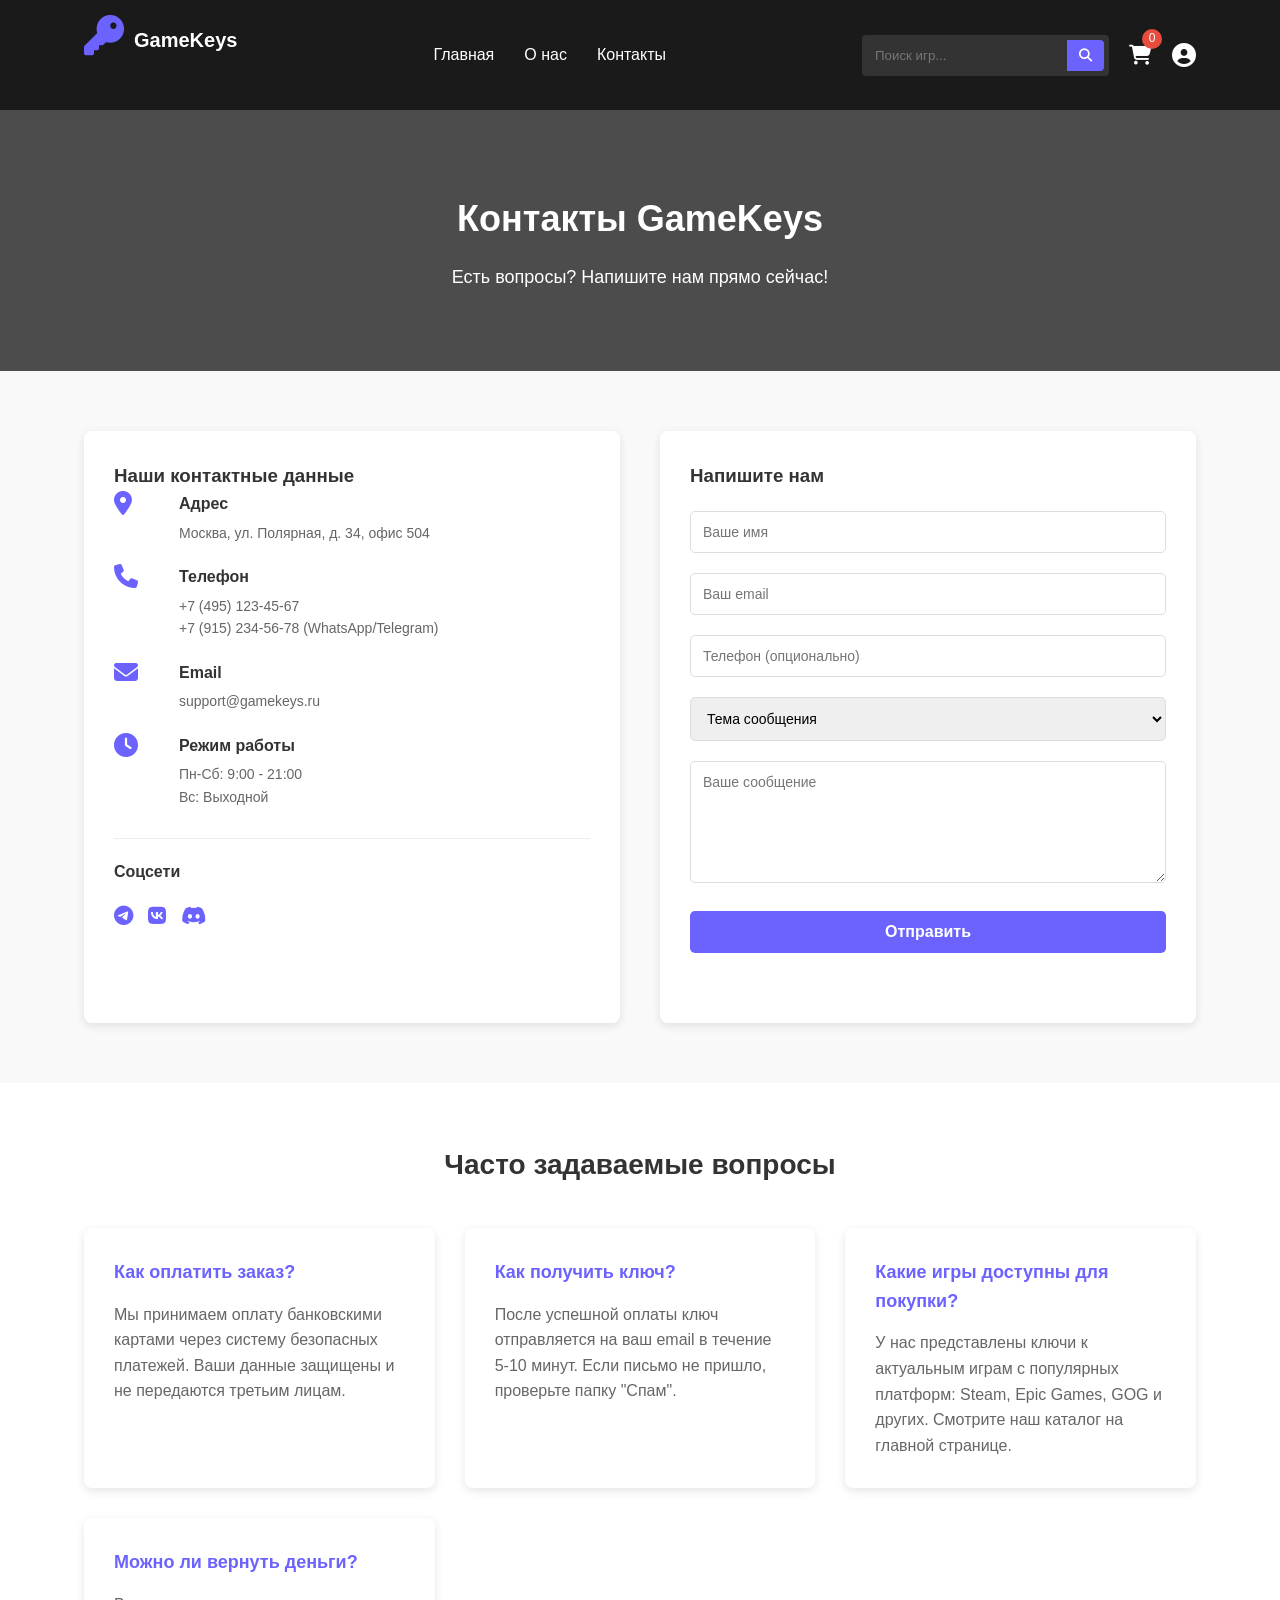
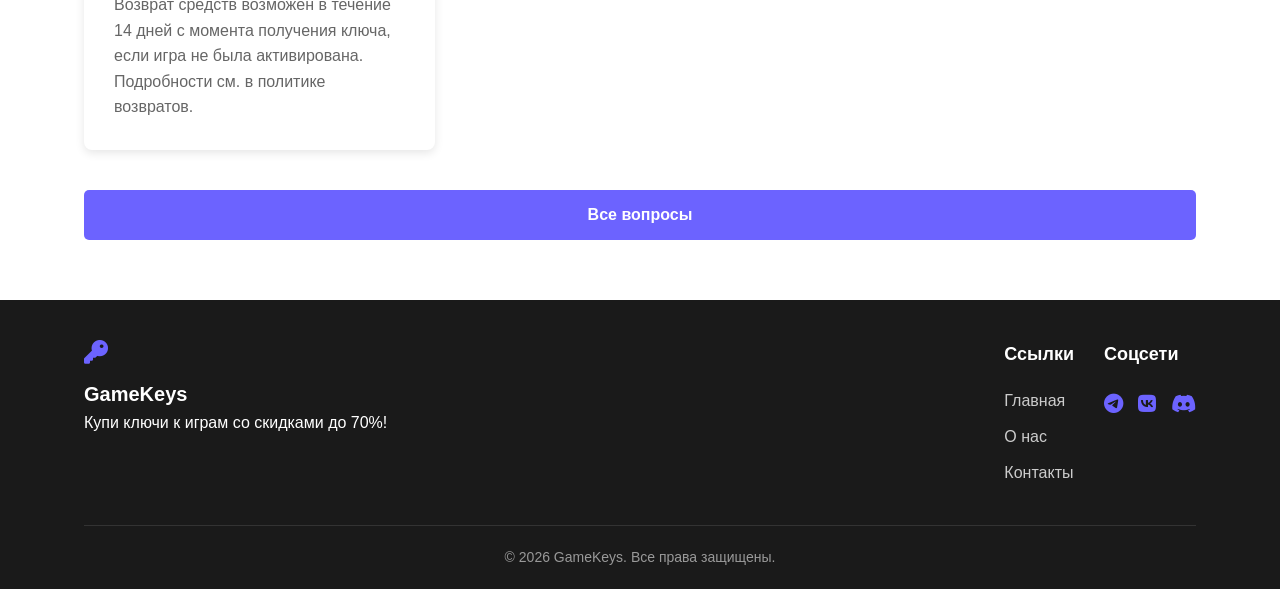
<file: Contacts.html>
<!DOCTYPE html>
<html lang="ru">
<head>
    <meta charset="UTF-8">
    <meta name="viewport" content="width=device-width, initial-scale=1.0">
    <title>GameKeys - Контакты</title>
    <link rel="stylesheet" href="Style.css">
    <link rel="stylesheet" href="https://cdnjs.cloudflare.com/ajax/libs/font-awesome/6.4.0/css/all.min.css">
</head>
<body>
    <header>
        <div class="container">
            <div class="logo">
                <i class="fas fa-key"></i>
                <h1>GameKeys</h1>
            </div>
            <nav>
                <ul>
                    <li><a href="Index.html">Главная</a></li>
                    <li><a href="About.html">О нас</a></li>
                    <li><a href="Contacts.html">Контакты</a></li>
                </ul>
            </nav>
            <div class="header-buttons">
                <div class="search-bar">
                    <input
                        type="text"
                        id="searchInput"
                        placeholder="Поиск игр..."
                        onkeyup="filterGames()"
                    >
                    <button id="searchButton"><i class="fas fa-search"></i></button>
                </div>
                <div class="cart-icon" id="cartIcon">
                    <i class="fas fa-shopping-cart"></i>
                    <span class="cart-count" id="cartCount">0</span>
                </div>
                <div class="profile-icon" id="profileIcon">
                    <i class="fas fa-user-circle"></i>
                    <div class="profile-menu" id="profileMenu">
                        <a href="#" class="profile-link" id="logoutLink">Выйти</a>
                    </div>
                </div>
            </div>            
        </div>
    </header>

    <section class="contacts-banner">
        <div class="container">
            <h2>Контакты GameKeys</h2>
            <p>Есть вопросы? Напишите нам прямо сейчас!</p>
        </div>
    </section>

    <section class="contacts-content">
        <div class="container">
            <div class="contacts-grid">
                <!-- Контактная информация -->
                <div class="contact-info">
                    <h3>Наши контактные данные</h3>
                    <div class="contact-item">
                        <i class="fas fa-map-marker-alt"></i>
                        <div>
                            <h4>Адрес</h4>
                            <p>Москва, ул. Полярная, д. 34, офис 504</p>
                        </div>
                    </div>
                    <div class="contact-item">
                        <i class="fas fa-phone"></i>
                        <div>
                            <h4>Телефон</h4>
                            <p>+7 (495) 123-45-67</p>
                            <p>+7 (915) 234-56-78 (WhatsApp/Telegram)</p>
                        </div>
                    </div>
                    <div class="contact-item">
                        <i class="fas fa-envelope"></i>
                        <div>
                            <h4>Email</h4>
                            <p>support@gamekeys.ru</p>
                        </div>
                    </div>
                    <div class="contact-item">
                        <i class="fas fa-clock"></i>
                        <div>
                            <h4>Режим работы</h4>
                            <p>Пн-Сб: 9:00 - 21:00</p>
                            <p>Вс: Выходной</p>
                        </div>
                    </div>
                    <div class="social-links">
                        <h4>Соцсети</h4>
                        <div class="social-icons">
                            <a href="#"><i class="fab fa-telegram"></i></a>
                            <a href="#"><i class="fab fa-vk"></i></a>
                            <a href="#"><i class="fab fa-discord"></i></a>
                        </div>
                    </div>
                </div>

                <!-- Форма обратной связи -->
                <div class="contact-form">
                    <h3>Напишите нам</h3>
                    <form id="contactForm">
                        <div class="form-group">
                            <input type="text" id="name" placeholder="Ваше имя" required>
                        </div>
                        <div class="form-group">
                            <input type="email" id="email" placeholder="Ваш email" required>
                        </div>
                        <div class="form-group">
                            <input type="tel" id="phone" placeholder="Телефон (опционально)">
                        </div>
                        <div class="form-group">
                            <select id="subject" required>
                                <option value="">Тема сообщения</option>
                                <option value="заказ">Вопрос по заказу</option>
                                <option value="техническая">Техническая поддержка</option>
                                <option value="обратная-связь">Обратная связь</option>
                                <option value="другое">Другое</option>
                            </select>
                        </div>
                        <div class="form-group">
                            <textarea id="message" placeholder="Ваше сообщение" rows="6" required></textarea>
                        </div>
                        <button type="submit" class="btn">Отправить</button>
                        <div id="formStatus" class="form-status"></div>
                    </form>
                </div>
            </div>
        </div>
    </section>

    <section class="faq-section">
        <div class="container">
            <h2>Часто задаваемые вопросы</h2>
            <div class="faq-grid">
                <div class="faq-item">
                    <h4>Как оплатить заказ?</h4>
                    <p>Мы принимаем оплату банковскими картами через систему безопасных платежей. Ваши данные защищены и не передаются третьим лицам.</p>
                </div>
                <div class="faq-item">
                    <h4>Как получить ключ?</h4>
                    <p>После успешной оплаты ключ отправляется на ваш email в течение 5-10 минут. Если письмо не пришло, проверьте папку "Спам".</p>
                </div>
                <div class="faq-item">
                    <h4>Какие игры доступны для покупки?</h4>
                    <p>У нас представлены ключи к актуальным играм с популярных платформ: Steam, Epic Games, GOG и других. Смотрите наш каталог на главной странице.</p>
                </div>
                <div class="faq-item">
                    <h4>Можно ли вернуть деньги?</h4>
                    <p>Возврат средств возможен в течение 14 дней с момента получения ключа, если игра не была активирована. Подробности см. в политике возвратов.</p>
                </div>
            </div>
            <a href="#" class="btn show-all-faq">Все вопросы</a>
        </div>
    </section>

    <footer>
        <div class="container">
            <div class="footer-content">
                <div class="footer-logo">
                    <i class="fas fa-key"></i>
                    <h3>GameKeys</h3>
                    <p>Купи ключи к играм со скидками до 70%!</p>
                </div>
                <div class="footer-links">
                    <h4>Ссылки</h4>
                    <ul>
                        <li><a href="Index.html">Главная</a></li>
                        <li><a href="About.html">О нас</a></li>
                        <li><a href="Contacts.html">Контакты</a></li>
                    </ul>
                </div>
                <div class="social">
                    <h4>Соцсети</h4>
                    <ul>
                        <li><a href="#"><i class="fab fa-telegram"></i></a></li>
                        <li><a href="#"><i class="fab fa-vk"></i></a></li>
                        <li><a href="#"><i class="fab fa-discord"></i></a></li>
                    </ul>
                </div>
            </div>
            <p class="copyright">&copy; 2026 GameKeys. Все права защищены.</p>
        </div>
    </footer>

    <script>
        document.addEventListener('DOMContentLoaded', function() {
            // Проверка авторизации
            const currentUser = localStorage.getItem('currentUser');
            if (currentUser) {
                const user = JSON.parse(currentUser);
                document.getElementById('userName').textContent = `Привет, ${user.name}!`;
                document.querySelector('.user-info').classList.add('signed-in');
            }

            // Форма обратной связи
            const contactForm = document.getElementById('contactForm');
            if (contactForm) {
                contactForm.addEventListener('submit', function(e) {
                    e.preventDefault();
                    const formStatus = document.getElementById('formStatus');

                    // Валидация
                    const name = document.getElementById('name').value.trim();
                    const email = document.getElementById('email').value.trim();
                    const message = document.getElementById('message').value.trim();

                    if (!name || !email || !message) {
                        formStatus.innerHTML = '<p class="error">Пожалуйста, заполните все обязательные поля!</p>';
                        return;
                    }

                    // Здесь должен быть реальный запрос на сервер (или симуляция)
                    // В реальном проекте использовали бы fetch/axios для отправки данных
                    formStatus.innerHTML = '<p class="success">Спасибо! Ваше сообщение успешно отправлено.</p>';

                    // Очистка формы
                    contactForm.reset();

                    // Симуляция отправки (в реальном проекте убираем setTimeout)
                    setTimeout(() => {
                        formStatus.innerHTML = '';
                    }, 5000);
                });
            }

            // Выход из аккаунта
            const logoutBtn = document.getElementById('logoutBtn');
            if (logoutBtn) {
                logoutBtn.addEventListener('click', function() {
                    localStorage.removeItem('currentUser');
                    document.querySelector('.user-info').classList.remove('signed-in');
                    document.getElementById('userName').textContent = '';
                    alert('Вы вышли из аккаунта!');
                    window.location.href = 'Index.html';
                });
            }

            // Показать все вопросы (минималистичная реализация)
            const showAllFaq = document.querySelector('.show-all-faq');
            if (showAllFaq) {
                showAllFaq.addEventListener('click', function(e) {
                    e.preventDefault();
                    alert('Список всех вопросов будет добавлен в будущем обновлении!');
                });
            }
        });
    </script>
</body>
</html>
</file>
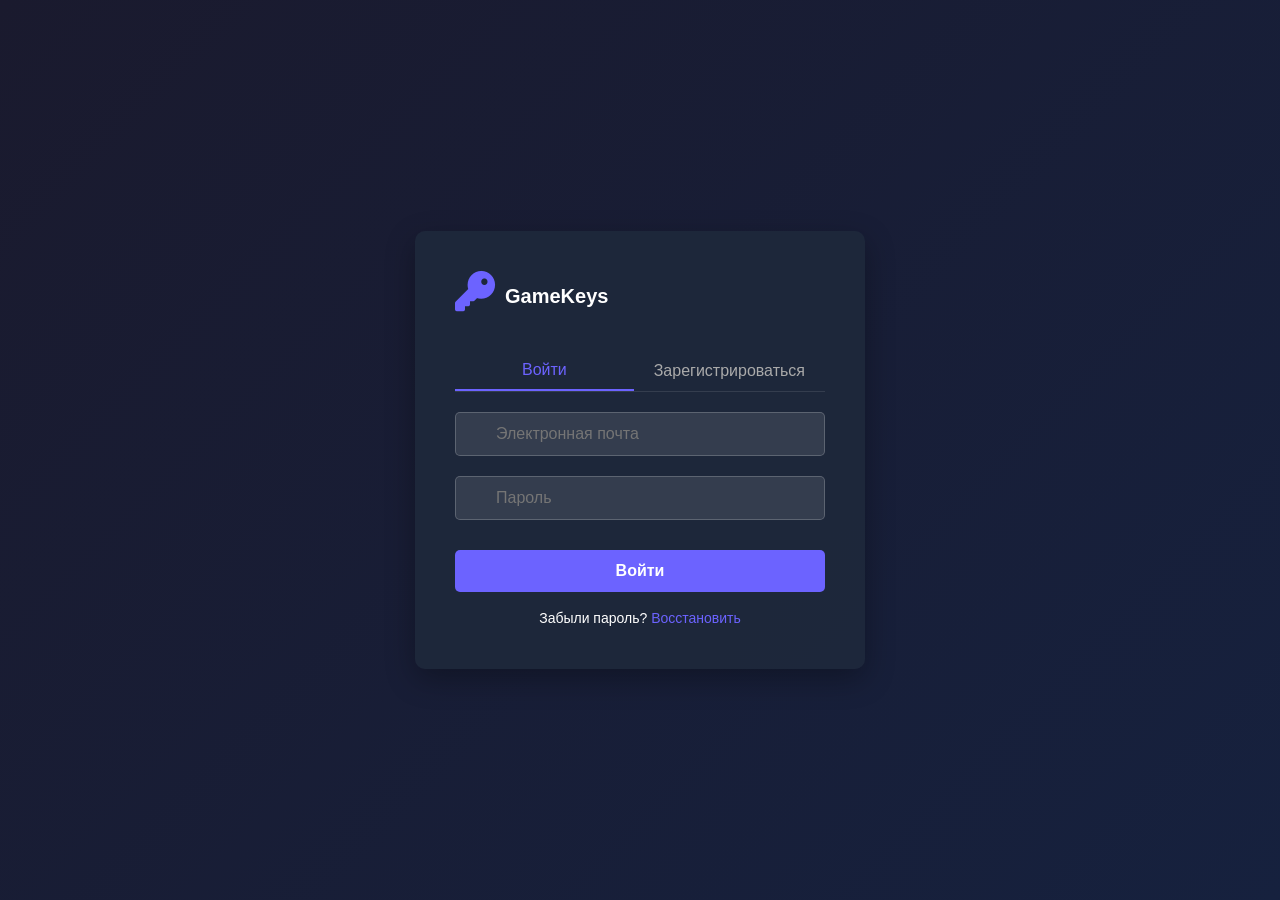
<file: Reg.html>
<!DOCTYPE html>
<html lang="ru">
<head>
    <meta charset="UTF-8">
    <meta name="viewport" content="width=device-width, initial-scale=1.0">
    <title>GameKeys - Авторизация</title>
    <link rel="stylesheet" href="Style.css">
    <link rel="stylesheet" href="https://cdnjs.cloudflare.com/ajax/libs/font-awesome/6.4.0/css/all.min.css">
</head>
<body>
    <div class="login-container">
        <div class="login-box">
            <div class="logo">
                <i class="fas fa-key"></i>
                <h1>GameKeys</h1>
            </div>

            <div class="tabs">
                <button class="tab-btn active" data-tab="login">Войти</button>
                <button class="tab-btn" data-tab="register">Зарегистрироваться</button>
            </div>

            <!-- Форма входа -->
            <div class="tab-content active" id="loginTab">
                <form id="loginForm">
                    <div class="input-group">
                        <input type="email" id="loginEmail" placeholder="Электронная почта" required>
                    </div>
                    <div class="input-group">
                        <input type="password" id="loginPassword" placeholder="Пароль" required>
                    </div>
                    <button type="submit" class="btn login-btn">Войти</button>
                </form>
                <p class="forgot-password">Забыли пароль? <a href="#">Восстановить</a></p>
            </div>

            <!-- Форма регистрации -->
            <div class="tab-content" id="registerTab">
                <form id="registerForm">
                    <div class="input-group">
                        <input type="text" id="registerName" placeholder="Имя" required>
                    </div>
                    <div class="input-group">
                        <input type="email" id="registerEmail" placeholder="Электронная почта" required>
                    </div>
                    <div class="input-group">
                        <input type="password" id="registerPassword" placeholder="Пароль" required>
                        <i class="fas fa-eye-slash toggle-password" id="togglePassword"></i>
                    </div>
                    <div class="input-group">
                        <input type="password" id="registerConfirmPassword" placeholder="Подтвердите пароль" required>
                    </div>
                    <button type="submit" class="btn register-btn">Зарегистрироваться</button>
                </form>
            </div>
        </div>
    </div>

    <script src="Script_Reg.js"></script>
</body>
</html>
</file>
<file: Style.css>
/* Сброс стилей */
* {
    margin: 0;
    padding: 0;
    box-sizing: border-box;
    font-family: 'Segoe UI', Tahoma, Geneva, Verdana, sans-serif;
}

body {
    line-height: 1.6;
    color: #333;
}

/* Контейнер */
.container {
    width: 90%;
    max-width: 1200px;
    margin: 0 auto;
    padding: 0 20px;
}

/* Заголовок */
header {
    background: #1a1a1a;
    color: white;
    padding: 15px 0;
    position: sticky;
    top: 0;
    z-index: 100;
}

header .container {
    display: flex;
    justify-content: space-between;
    align-items: center;
}

.logo {
    display: flex;
    align-items: center;
    gap: 10px;
}

.logo i {
    font-size: 24px;
    color: #6C63FF; /* Синий цвет для ключа */
}

.logo h1 {
    font-size: 20px;
}

nav ul {
    display: flex;
    list-style: none;
    gap: 30px;
}

nav a {
    color: white;
    text-decoration: none;
    font-weight: 500;
    transition: color 0.3s;
}

nav a:hover {
    color: #6C63FF;
}

.search-bar {
    display: flex;
    align-items: center;
}

.search-bar input {
    padding: 8px 15px;
    border: none;
    border-radius: 20px 0 0 20px;
    width: 200px;
}

.search-bar button {
    padding: 8px 15px;
    background: #6C63FF;
    border: none;
    border-radius: 0 20px 20px 0;
    color: white;
    cursor: pointer;
}

/* Героический блок */
.hero {
    background: linear-gradient(rgba(0, 0, 0, 0.7), rgba(0, 0, 0, 0.7)), url('https://via.placeholder.com/1920x600/1a1a2e/ffffff?text=Game+Keys+Background');
    background-size: cover;
    background-position: center;
    color: white;
    padding: 100px 0;
    text-align: center;
}

.hero h2 {
    font-size: 36px;
    margin-bottom: 15px;
}

.hero p {
    font-size: 18px;
    margin-bottom: 25px;
    max-width: 600px;
    margin-left: auto;
    margin-right: auto;
}

.btn {
    display: inline-block;
    padding: 12px 30px;
    background: #6C63FF;
    color: white;
    text-decoration: none;
    border-radius: 5px;
    font-weight: bold;
    transition: background 0.3s;
}

.btn:hover {
    background: #5a51e6;
}

/* Раздел игр */
.games {
    padding: 60px 0;
}

.games h2 {
    text-align: center;
    margin-bottom: 40px;
    font-size: 28px;
}

.game-grid {
    display: grid;
    grid-template-columns: repeat(auto-fill, minmax(280px, 1fr));
    gap: 25px;
}

.game-card {
    background: white;
    border-radius: 8px;
    overflow: hidden;
    box-shadow: 0 5px 15px rgba(0, 0, 0, 0.1);
    transition: transform 0.3s, box-shadow 0.3s;
}

.game-card:hover {
    transform: translateY(-5px);
    box-shadow: 0 10px 25px rgba(0, 0, 0, 0.15);
}

.game-image {
    height: 300px;
    overflow: hidden;
}

.game-image img {
    width: 100%;
    height: 100%;
    object-fit: cover;
    transition: transform 0.5s;
}

.game-card:hover .game-image img {
    transform: scale(1.05);
}

.game-details {
    padding: 20px;
}

.game-details h3 {
    margin-bottom: 10px;
    font-size: 18px;
}

.price {
    font-size: 20px;
    font-weight: bold;
    color: #6C63FF;
}

.original-price {
    text-decoration: line-through;
    color: #999;
    font-size: 16px;
    margin-left: 5px;
}

.discount {
    color: #e74c3c;
    font-weight: bold;
    margin: 10px 0;
}

.game-details .btn {
    width: 100%;
    padding: 10px;
    margin-top: 15px;
}

/* Подвал */
footer {
    background: #1a1a1a;
    color: white;
    padding: 40px 0 20px;
}

.footer-content {
    display: flex;
    justify-content: space-between;
    flex-wrap: wrap;
    gap: 30px;
}

.footer-logo {
    flex: 1;
    min-width: 200px;
}

.footer-logo i {
    font-size: 24px;
    color: #6C63FF;
}

.footer-logo h3 {
    font-size: 20px;
    margin-top: 10px;
}

.footer-links h4,
.social h4 {
    font-size: 18px;
    margin-bottom: 20px;
}

.footer-links ul,
.social ul {
    list-style: none;
}

.footer-links li,
.social li {
    margin-bottom: 10px;
}

.footer-links a,
.social a {
    color: #ccc;
    text-decoration: none;
    transition: color 0.3s;
}

.footer-links a:hover,
.social a:hover {
    color: #6C63FF;
}

.social ul {
    display: flex;
    gap: 15px;
}

.social a {
    color: #6C63FF;
    font-size: 20px;
}

.copyright {
    text-align: center;
    margin-top: 30px;
    padding-top: 20px;
    border-top: 1px solid #333;
    color: #999;
    font-size: 14px;
}

/* Отзывчивый дизайн */
@media (max-width: 768px) {
    header .container {
        flex-direction: column;
        gap: 20px;
    }

    nav ul {
        gap: 20px;
    }

    .search-bar {
        width: 100%;
        margin-top: 15px;
    }

    .search-bar input {
        width: 100%;
        border-radius: 20px;
    }

    .search-bar button {
        border-radius: 0 20px 20px 0;
        padding-left: 0;
    }

    .hero h2 {
        font-size: 28px;
    }

    .game-grid {
        grid-template-columns: 1fr;
    }

    .footer-content {
        flex-direction: column;
    }

    footer {
        padding: 20px 0;
    }

    .copyright {
        padding-top: 10px;
    }
}

/* ... (все предыдущие стили остаются без изменений) */

/* Кнопки в шапке */
.header-buttons {
    display: flex;
    align-items: center;
    gap: 20px;
}

.cart-icon {
    position: relative;
    cursor: pointer;
    color: white;
    font-size: 20px;
}

.cart-count {
    position: absolute;
    top: -10px;
    right: -10px;
    background: #e74c3c;
    color: white;
    border-radius: 50%;
    width: 20px;
    height: 20px;
    display: flex;
    align-items: center;
    justify-content: center;
    font-size: 12px;
}

/* Модальное окно корзины */
.cart-modal {
    display: none;
    position: fixed;
    top: 0;
    left: 0;
    width: 100%;
    height: 100%;
    background: rgba(0, 0, 0, 0.5);
    z-index: 1000;
    overflow-y: auto;
}

.cart-content {
    background: white;
    margin: 20px auto;
    width: 90%;
    max-width: 500px;
    border-radius: 8px;
    overflow: hidden;
    position: relative;
}

.close-cart {
    position: absolute;
    top: 10px;
    right: 10px;
    font-size: 24px;
    cursor: pointer;
    color: #666;
}

.cart-content h2 {
    padding: 15px 20px;
    border-bottom: 1px solid #eee;
    text-align: center;
}

.cart-items {
    padding: 20px;
}

.cart-item {
    display: flex;
    margin-bottom: 15px;
    padding-bottom: 15px;
    border-bottom: 1px solid #eee;
}

.cart-item:nth-last-child(1) {
    border-bottom: none;
}

.cart-item-image {
    width: 60px;
    height: 60px;
    object-fit: cover;
    margin-right: 15px;
}

.cart-item-info h4 {
    font-size: 16px;
    margin-bottom: 5px;
}

.cart-item-price {
    font-weight: bold;
    color: #6C63FF;
}

.remove-item {
    margin-left: auto;
    color: #e74c3c;
    background: none;
    border: none;
    cursor: pointer;
    font-size: 18px;
}

.cart-total {
    padding: 15px 20px;
    background: #f9f9f9;
    text-align: center;
}

.cart-total p {
    font-size: 18px;
    margin-bottom: 15px;
}

.checkout-btn {
    width: 100%;
    background: #6C63FF;
    padding: 12px;
    font-size: 16px;
}

/* Кнопка "В корзину" */
.add-to-cart {
    background: #6C63FF;
    margin-top: 15px;
}

/* Адаптация для мобильных устройств */
@media (max-width: 768px) {
    .header-buttons {
        gap: 10px;
    }

    .cart-modal {
        margin: 0 10px;
    }
}
/* Поле поиска */
.search-bar {
    display: flex;
    align-items: center;
    max-width: 300px;
    background: #333;
    border-radius: 4px;
    padding: 5px;
}

.search-bar input {
    flex: 1;
    padding: 8px;
    border: none;
    background: transparent;
    color: white;
    outline: none;
}

.search-bar button {
    background: #6C63FF;
    border: none;
    padding: 8px 12px;
    border-radius: 0 4px 4px 0;
    cursor: pointer;
    color: white;
}

/* Выделение найденных игр */
.game-card.highlight {
    border: 2px solid #6C63FF;
    transform: scale(1.02);
    transition: transform 0.2s;
}

/* Стиль для страницы входа */
.login-container {
    display: flex;
    justify-content: center;
    align-items: center;
    min-height: 100vh;
    background: linear-gradient(135deg, #1a1a2e 0%, #16213e 100%);
    color: white;
}

.login-box {
    background: rgba(30, 41, 59, 0.9);
    padding: 40px;
    border-radius: 10px;
    width: 100%;
    max-width: 450px;
    box-shadow: 0 10px 30px rgba(0, 0, 0, 0.3);
}

.logo {
    text-align: center;
    margin-bottom: 30px;
}

.logo i {
    font-size: 40px;
    color: #6C63FF;
    margin-bottom: 10px;
}

.tabs {
    display: flex;
    margin-bottom: 20px;
    border-bottom: 1px solid rgba(255, 255, 255, 0.1);
}

.tab-btn {
    flex: 1;
    padding: 10px 20px;
    background: none;
    border: none;
    color: #aaa;
    cursor: pointer;
    font-size: 16px;
    transition: all 0.3s;
}

.tab-btn.active {
    color: #6C63FF;
    border-bottom: 2px solid #6C63FF;
}

.tab-content {
    display: none;
}

.tab-content.active {
    display: block;
}

.input-group {
    position: relative;
    margin-bottom: 20px;
}

.input-group input {
    width: 100%;
    padding: 12px 15px 12px 40px;
    background: rgba(255, 255, 255, 0.1);
    border: 1px solid rgba(255, 255, 255, 0.2);
    border-radius: 5px;
    color: white;
    font-size: 16px;
    transition: all 0.3s;
}

.input-group input:focus {
    outline: none;
    border-color: #6C63FF;
}

.toggle-password {
    position: absolute;
    right: 20px;
    top: 50%;
    transform: translateY(-50%);
    cursor: pointer;
    color: #aaa;
}

.forgot-password {
    text-align: center;
    margin-top: 15px;
    font-size: 14px;
}

.forgot-password a {
    color: #6C63FF;
    text-decoration: none;
}

.btn {
    width: 100%;
    padding: 12px;
    border: none;
    border-radius: 5px;
    font-size: 16px;
    cursor: pointer;
    transition: all 0.3s;
}

.login-btn {
    background: #6C63FF;
    color: white;
    margin-top: 10px;
}

.register-btn {
    background: #4CAF50;
    color: white;
    margin-top: 10px;
}

.btn:hover {
    opacity: 0.9;
}

.user-info {
    display: none;
    flex-direction: column;
    align-items: center;
}

.user-info.signed-in {
    display: flex;
}

.user-info.signed-in button {
    background: #e74c3c;
    margin-top: 5px;
}

@media (min-width: 768px) {
    .user-info {
        display: flex;
    }

    .user-info.signed-in {
        display: flex;
    }
}

/* Баннер контактов */
.contacts-banner {
    background: linear-gradient(rgba(0, 0, 0, 0.7), rgba(0, 0, 0, 0.7)), url('https://via.placeholder.com/1920x400/1a1a2e/ffffff?text=GameKeys+Contacts');
    background-size: cover;
    background-position: center;
    color: white;
    padding: 80px 0;
    text-align: center;
}

.contacts-banner h2 {
    font-size: 36px;
    margin-bottom: 15px;
}

.contacts-banner p {
    font-size: 18px;
    max-width: 600px;
    margin: 0 auto;
}

/* Раздел контактов */
.contacts-content {
    padding: 60px 0;
    background: #f9f9f9;
}

.contacts-grid {
    display: grid;
    grid-template-columns: 1fr 1fr;
    gap: 40px;
}

.contact-info {
    background: white;
    padding: 30px;
    border-radius: 8px;
    box-shadow: 0 3px 10px rgba(0, 0, 0, 0.1);
}

.contact-item {
    display: flex;
    margin-bottom: 20px;
}

.contact-item i {
    font-size: 24px;
    color: #6C63FF;
    min-width: 50px;
    margin-right: 15px;
    flex-shrink: 0;
}

.contact-item div {
    flex: 1;
}

.contact-item h4 {
    color: #333;
    margin-bottom: 5px;
    font-size: 16px;
}

.contact-item p {
    color: #666;
    font-size: 14px;
}

.social-links {
    margin-top: 30px;
    border-top: 1px solid #eee;
    padding-top: 20px;
}

.social-links h4 {
    color: #333;
    margin-bottom: 15px;
}

.social-icons {
    display: flex;
    gap: 15px;
}

.social-icons a {
    color: #6C63FF;
    font-size: 20px;
    transition: color 0.3s;
}

.social-icons a:hover {
    color: #5a51e6;
}

/* Форма обратной связи */
.contact-form {
    background: white;
    padding: 30px;
    border-radius: 8px;
    box-shadow: 0 3px 10px rgba(0, 0, 0, 0.1);
}

.contact-form h3 {
    margin-bottom: 20px;
    color: #333;
}

.form-group {
    margin-bottom: 20px;
}

.form-group input,
.form-group select,
.form-group textarea {
    width: 100%;
    padding: 12px;
    border: 1px solid #ddd;
    border-radius: 5px;
    font-family: inherit;
    font-size: 14px;
}

.form-group textarea {
    resize: vertical;
    min-height: 120px;
}

.contact-form button {
    width: 100%;
    background: #6C63FF;
    color: white;
    padding: 12px;
    border: none;
    border-radius: 5px;
    font-size: 16px;
    cursor: pointer;
    transition: background 0.3s;
}

.contact-form button:hover {
    background: #5a51e6;
}

.form-status {
    margin-top: 20px;
    padding: 10px;
    border-radius: 5px;
    text-align: center;
}

.form-status.success {
    background: rgba(76, 175, 80, 0.1);
    color: #4CAF50;
}

.form-status.error {
    background: rgba(231, 76, 60, 0.1);
    color: #E74C3C;
}

/* FAQ раздел */
.faq-section {
    padding: 60px 0;
}

.faq-section h2 {
    text-align: center;
    margin-bottom: 40px;
    font-size: 28px;
}

.faq-grid {
    display: grid;
    grid-template-columns: repeat(auto-fill, minmax(300px, 1fr));
    gap: 30px;
}

.faq-item {
    background: white;
    padding: 30px;
    border-radius: 8px;
    box-shadow: 0 3px 10px rgba(0, 0, 0, 0.1);
    transition: transform 0.3s;
}

.faq-item:hover {
    transform: translateY(-5px);
}

.faq-item h4 {
    color: #6C63FF;
    margin-bottom: 15px;
    font-size: 18px;
}

.faq-item p {
    color: #666;
    line-height: 1.6;
}

.show-all-faq {
    display: block;
    margin: 40px auto 0;
    text-align: center;
}

/* Адаптация для мобильных устройств */
@media (max-width: 768px) {
    .contacts-grid {
        grid-template-columns: 1fr;
    }

    .faq-grid {
        grid-template-columns: 1fr;
    }

    .footer-content {
        grid-template-columns: 1fr;
        text-align: center;
    }
}

.logout-btn {
    background: red;
}

/* Значок профиля */
.profile-icon {
    position: relative;
    cursor: pointer;
    color: white;
    font-size: 24px;
    display: flex;
    align-items: center;
}

.profile-icon:hover .profile-menu {
    display: block;
}

/* Меню профиля */
.profile-menu {
    position: absolute;
    top: 100%;
    right: 0;
    background: #2a2a2a;
    border-radius: 4px;
    box-shadow: 0 2px 5px rgba(0, 0, 0, 0.2);
    width: 150px;
    opacity: 0;
    visibility: hidden;
    transition: all 0.2s ease;
    z-index: 10;
}

.profile-menu.show {
    opacity: 1;
    visibility: visible;
}

.profile-link {
    display: block;
    padding: 10px 15px;
    color: white;
    text-decoration: none;
    transition: background 0.2s;
}

.profile-link:hover {
    background: #333;
}

/* Адаптация для мобильных */
@media (max-width: 768px) {
    .profile-icon {
        font-size: 22px;
    }

    .profile-menu {
        width: 100%;
        left: 0;
    }
}
</file>
